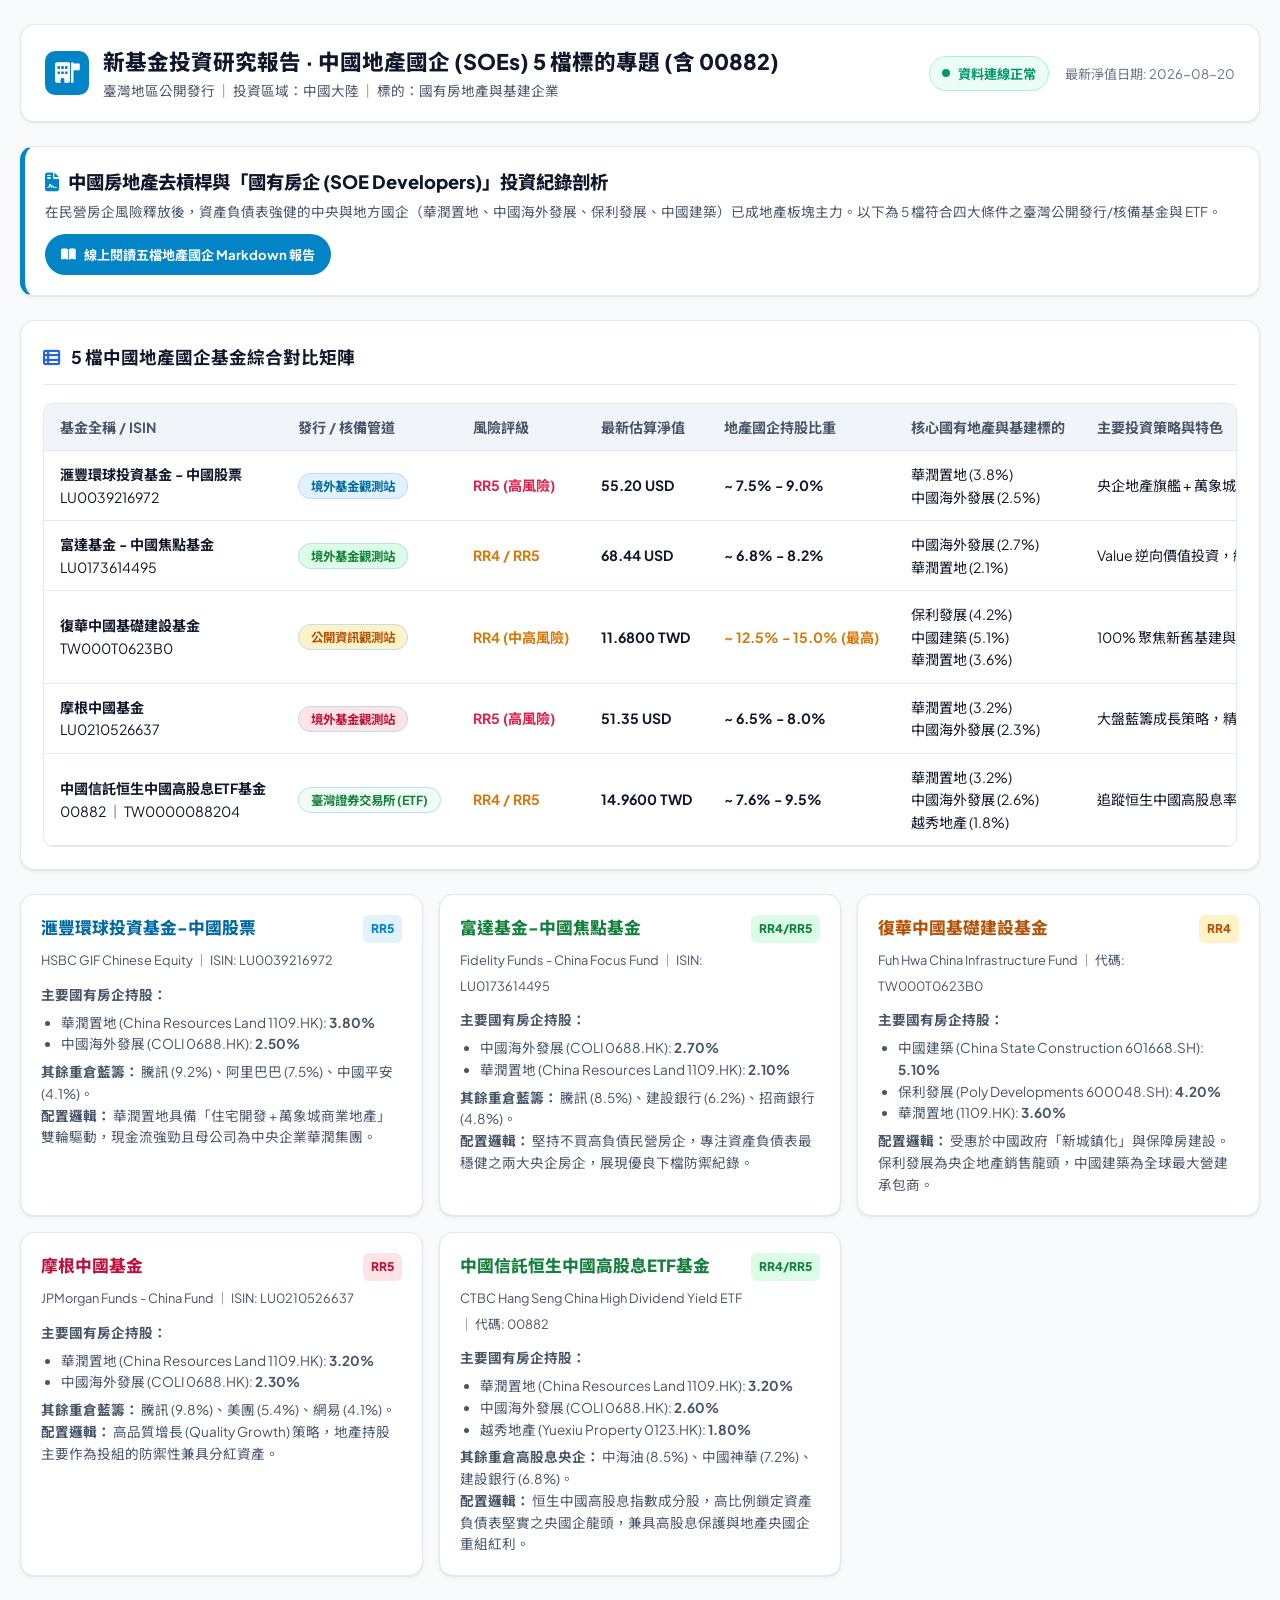
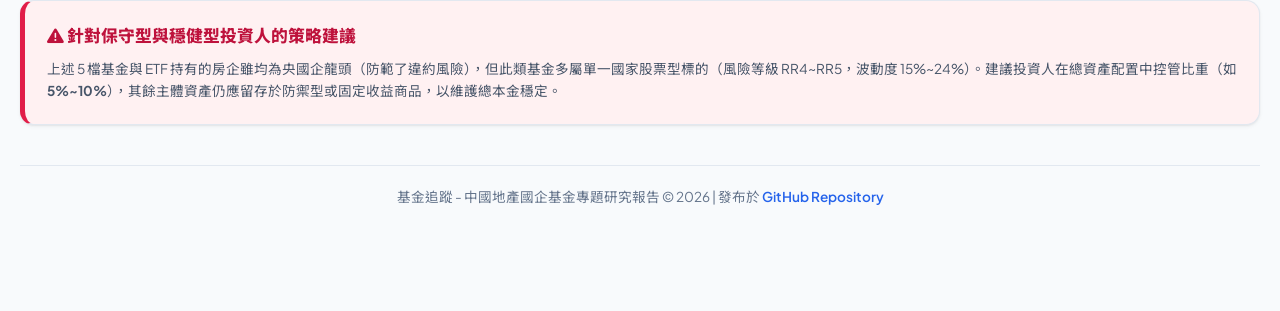
<file: china_property_soe_research.html>
<!DOCTYPE html>
<html lang="zh-TW">
<head>
  <meta charset="UTF-8">
  <meta name="viewport" content="width=device-width, initial-scale=1.0">
  <title>5 檔中國地產國企與高股息基金專題研究報告</title>
  <meta name="description" content="基金追蹤專案 - 臺灣公開發行且高度配置中國大陸國有房企 (SOEs) 與高股息 ETF 之 5 檔精選標的專題研究報告。">
  <meta name="theme-color" content="#f8fafc">

  <!-- Google Fonts -->
  <link rel="preconnect" href="https://fonts.googleapis.com">
  <link rel="preconnect" href="https://fonts.gstatic.com" crossorigin>
  <link href="https://fonts.googleapis.com/css2?family=Noto+Sans+TC:wght@400;500;600;700;800&family=Plus+Jakarta+Sans:wght@400;500;600;700;800&display=swap" rel="stylesheet">

  <!-- FontAwesome Icons -->
  <link rel="stylesheet" href="https://cdnjs.cloudflare.com/ajax/libs/font-awesome/6.4.0/css/all.min.css">

  <!-- Custom Styles -->
  <link rel="stylesheet" href="styles.css">
</head>
<body>

  <div class="app-container">
    
    <!-- Header Navigation -->
    <header class="header-nav">
      <div class="brand-section">
        <div class="brand-icon" style="background: #0284c7;">
          <i class="fa-solid fa-building-flag"></i>
        </div>
        <div>
          <h1 class="brand-title">新基金投資研究報告 · 中國地產國企 (SOEs) 5 檔標的專題 (含 00882)</h1>
          <p class="brand-subtitle">臺灣地區公開發行 ｜ 投資區域：中國大陸 ｜ 標的：國有房地產與基建企業</p>
        </div>
      </div>
      <div class="header-status">
        <div class="status-badge">
          <span class="status-dot"></span>
          <span>資料連線正常</span>
        </div>
        <span class="update-tag">最新淨值日期: 2026-08-20</span>
      </div>
    </header>

    <!-- Executive Summary Banner -->
    <section class="glass-panel" style="margin-bottom: 24px; padding: 20px; border-left: 5px solid #0284c7;">
      <div style="display: flex; justify-content: space-between; align-items: center; flex-wrap: wrap; gap: 12px;">
        <div>
          <h2 style="font-size: 1.15rem; font-weight: 800; color: var(--text-primary); margin-bottom: 4px;">
            <i class="fa-solid fa-file-contract" style="color: #0284c7; margin-right: 6px;"></i> 中國房地產去槓桿與「國有房企 (SOE Developers)」投資紀錄剖析
          </h2>
          <p style="font-size: 0.85rem; color: var(--text-secondary); margin: 0;">
            在民營房企風險釋放後，資產負債表強健的中央與地方國企（華潤置地、中國海外發展、保利發展、中國建築）已成地產板塊主力。以下為 5 檔符合四大條件之臺灣公開發行/核備基金與 ETF。
          </p>
        </div>
        <a href="https://github.com/garfiwang/fund-tracker/blob/main/五檔中國地產國企新基金投資研究報告.md" target="_blank" class="nav-btn" style="background: #0284c7; color: white; border: none; font-weight: 700; padding: 10px 16px;">
          <i class="fa-solid fa-book-open"></i> 線上閱讀五檔地產國企 Markdown 報告
        </a>
      </div>
    </section>

    <!-- Comparative Matrix Section -->
    <section class="glass-panel" style="margin-bottom: 24px;">
      <div class="panel-header">
        <h2 class="panel-title"><i class="fa-solid fa-table-list"></i> 5 檔中國地產國企基金綜合對比矩陣</h2>
      </div>
      <div class="table-wrapper">
        <table class="custom-table">
          <thead>
            <tr>
              <th>基金全稱 / ISIN</th>
              <th>發行 / 核備管道</th>
              <th>風險評級</th>
              <th>最新估算淨值</th>
              <th>地產國企持股比重</th>
              <th>核心國有地產與基建標的</th>
              <th>主要投資策略與特色</th>
            </tr>
          </thead>
          <tbody>
            <tr>
              <td><strong>滙豐環球投資基金 - 中國股票</strong><br><span class="text-muted">LU0039216972</span></td>
              <td><span class="account-tag" style="background: #e0f2fe; color: #0369a1;">境外基金觀測站</span></td>
              <td><strong style="color: #e11d48;">RR5 (高風險)</strong></td>
              <td><strong>55.20 USD</strong></td>
              <td><strong>~ 7.5% - 9.0%</strong></td>
              <td>華潤置地 (3.8%)<br>中國海外發展 (2.5%)</td>
              <td>央企地產旗艦 + 萬象城商業地產雙驅動</td>
            </tr>
            <tr>
              <td><strong>富達基金 - 中國焦點基金</strong><br><span class="text-muted">LU0173614495</span></td>
              <td><span class="account-tag" style="background: #dcfce7; color: #15803d;">境外基金觀測站</span></td>
              <td><strong style="color: #d97706;">RR4 / RR5</strong></td>
              <td><strong>68.44 USD</strong></td>
              <td><strong>~ 6.8% - 8.2%</strong></td>
              <td>中國海外發展 (2.7%)<br>華潤置地 (2.1%)</td>
              <td>Value 逆向價值投資，絕不安裝高槓桿暴雷民企</td>
            </tr>
            <tr>
              <td><strong>復華中國基礎建設基金</strong><br><span class="text-muted">TW000T0623B0</span></td>
              <td><span class="account-tag" style="background: #fef3c7; color: #b45309;">公開資訊觀測站</span></td>
              <td><strong style="color: #d97706;">RR4 (中高風險)</strong></td>
              <td><strong>11.6800 TWD</strong></td>
              <td><strong style="color: #d97706;">~ 12.5% - 15.0% (最高)</strong></td>
              <td>保利發展 (4.2%)<br>中國建築 (5.1%)<br>華潤置地 (3.6%)</td>
              <td>100% 聚焦新舊基建與保障房城鎮化建設</td>
            </tr>
            <tr>
              <td><strong>摩根中國基金</strong><br><span class="text-muted">LU0210526637</span></td>
              <td><span class="account-tag" style="background: #ffe4e6; color: #be123c;">境外基金觀測站</span></td>
              <td><strong style="color: #e11d48;">RR5 (高風險)</strong></td>
              <td><strong>51.35 USD</strong></td>
              <td><strong>~ 6.5% - 8.0%</strong></td>
              <td>華潤置地 (3.2%)<br>中國海外發展 (2.3%)</td>
              <td>大盤藍籌成長策略，精選優質國資地產分紅標的</td>
            </tr>
            <tr>
              <td><strong>中國信託恒生中國高股息ETF基金</strong><br><span class="text-muted">00882 ｜ TW0000088204</span></td>
              <td><span class="account-tag" style="background: #f0fdf4; color: #15803d;">臺灣證券交易所 (ETF)</span></td>
              <td><strong style="color: #d97706;">RR4 / RR5</strong></td>
              <td><strong>14.9600 TWD</strong></td>
              <td><strong>~ 7.6% - 9.5%</strong></td>
              <td>華潤置地 (3.2%)<br>中國海外發展 (2.6%)<br>越秀地產 (1.8%)</td>
              <td>追蹤恒生中國高股息率指數，高比例配置央國企地產、金融與能源龍頭，具強勁高股息保護</td>
            </tr>
          </tbody>
        </table>
      </div>
    </section>

    <!-- 4 Detailed Cards -->
    <section class="metrics-grid" style="margin-bottom: 24px; grid-template-columns: repeat(auto-fit, minmax(300px, 1fr)); gap: 16px;">
      
      <!-- Card 1 -->
      <div class="glass-panel" style="padding: 20px;">
        <div style="display: flex; justify-content: space-between; align-items: flex-start; margin-bottom: 12px;">
          <div>
            <h3 style="font-size: 1.05rem; font-weight: 800; color: #0369a1; margin-bottom: 4px;">
              滙豐環球投資基金-中國股票
            </h3>
            <span style="font-size: 0.8rem; color: var(--text-secondary);">HSBC GIF Chinese Equity ｜ ISIN: LU0039216972</span>
          </div>
          <span style="background: #e0f2fe; color: #0284c7; font-size: 0.75rem; font-weight: 800; padding: 4px 8px; border-radius: 6px;">RR5</span>
        </div>
        <div style="font-size: 0.85rem; color: var(--text-secondary); line-height: 1.6;">
          <strong>主要國有房企持股：</strong>
          <ul style="margin: 6px 0; padding-left: 20px;">
            <li>華潤置地 (China Resources Land 1109.HK): <strong>3.80%</strong></li>
            <li>中國海外發展 (COLI 0688.HK): <strong>2.50%</strong></li>
          </ul>
          <strong>其餘重倉藍籌：</strong> 騰訊 (9.2%)、阿里巴巴 (7.5%)、中國平安 (4.1%)。<br>
          <strong>配置邏輯：</strong> 華潤置地具備「住宅開發 + 萬象城商業地產」雙輪驅動，現金流強勁且母公司為中央企業華潤集團。
        </div>
      </div>

      <!-- Card 2 -->
      <div class="glass-panel" style="padding: 20px;">
        <div style="display: flex; justify-content: space-between; align-items: flex-start; margin-bottom: 12px;">
          <div>
            <h3 style="font-size: 1.05rem; font-weight: 800; color: #15803d; margin-bottom: 4px;">
              富達基金-中國焦點基金
            </h3>
            <span style="font-size: 0.8rem; color: var(--text-secondary);">Fidelity Funds - China Focus Fund ｜ ISIN: LU0173614495</span>
          </div>
          <span style="background: #dcfce7; color: #15803d; font-size: 0.75rem; font-weight: 800; padding: 4px 8px; border-radius: 6px;">RR4/RR5</span>
        </div>
        <div style="font-size: 0.85rem; color: var(--text-secondary); line-height: 1.6;">
          <strong>主要國有房企持股：</strong>
          <ul style="margin: 6px 0; padding-left: 20px;">
            <li>中國海外發展 (COLI 0688.HK): <strong>2.70%</strong></li>
            <li>華潤置地 (China Resources Land 1109.HK): <strong>2.10%</strong></li>
          </ul>
          <strong>其餘重倉藍籌：</strong> 騰訊 (8.5%)、建設銀行 (6.2%)、招商銀行 (4.8%)。<br>
          <strong>配置邏輯：</strong> 堅持不買高負債民營房企，專注資產負債表最穩健之兩大央企房企，展現優良下檔防禦紀錄。
        </div>
      </div>

      <!-- Card 3 -->
      <div class="glass-panel" style="padding: 20px;">
        <div style="display: flex; justify-content: space-between; align-items: flex-start; margin-bottom: 12px;">
          <div>
            <h3 style="font-size: 1.05rem; font-weight: 800; color: #b45309; margin-bottom: 4px;">
              復華中國基礎建設基金
            </h3>
            <span style="font-size: 0.8rem; color: var(--text-secondary);">Fuh Hwa China Infrastructure Fund ｜ 代碼: TW000T0623B0</span>
          </div>
          <span style="background: #fef3c7; color: #b45309; font-size: 0.75rem; font-weight: 800; padding: 4px 8px; border-radius: 6px;">RR4</span>
        </div>
        <div style="font-size: 0.85rem; color: var(--text-secondary); line-height: 1.6;">
          <strong>主要國有房企持股：</strong>
          <ul style="margin: 6px 0; padding-left: 20px;">
            <li>中國建築 (China State Construction 601668.SH): <strong>5.10%</strong></li>
            <li>保利發展 (Poly Developments 600048.SH): <strong>4.20%</strong></li>
            <li>華潤置地 (1109.HK): <strong>3.60%</strong></li>
          </ul>
          <strong>配置邏輯：</strong> 受惠於中國政府「新城鎮化」與保障房建設。保利發展為央企地產銷售龍頭，中國建築為全球最大營建承包商。
        </div>
      </div>

      <!-- Card 4 -->
      <div class="glass-panel" style="padding: 20px;">
        <div style="display: flex; justify-content: space-between; align-items: flex-start; margin-bottom: 12px;">
          <div>
            <h3 style="font-size: 1.05rem; font-weight: 800; color: #be123c; margin-bottom: 4px;">
              摩根中國基金
            </h3>
            <span style="font-size: 0.8rem; color: var(--text-secondary);">JPMorgan Funds - China Fund ｜ ISIN: LU0210526637</span>
          </div>
          <span style="background: #ffe4e6; color: #be123c; font-size: 0.75rem; font-weight: 800; padding: 4px 8px; border-radius: 6px;">RR5</span>
        </div>
        <div style="font-size: 0.85rem; color: var(--text-secondary); line-height: 1.6;">
          <strong>主要國有房企持股：</strong>
          <ul style="margin: 6px 0; padding-left: 20px;">
            <li>華潤置地 (China Resources Land 1109.HK): <strong>3.20%</strong></li>
            <li>中國海外發展 (COLI 0688.HK): <strong>2.30%</strong></li>
          </ul>
          <strong>其餘重倉藍籌：</strong> 騰訊 (9.8%)、美團 (5.4%)、網易 (4.1%)。<br>
          <strong>配置邏輯：</strong> 高品質增長 (Quality Growth) 策略，地產持股主要作為投組的防禦性兼具分紅資產。
        </div>
      </div>

      <!-- Card 5 (00882) -->
      <div class="glass-panel" style="padding: 20px;">
        <div style="display: flex; justify-content: space-between; align-items: flex-start; margin-bottom: 12px;">
          <div>
            <h3 style="font-size: 1.05rem; font-weight: 800; color: #15803d; margin-bottom: 4px;">
              中國信託恒生中國高股息ETF基金
            </h3>
            <span style="font-size: 0.8rem; color: var(--text-secondary);">CTBC Hang Seng China High Dividend Yield ETF ｜ 代碼: 00882</span>
          </div>
          <span style="background: #dcfce7; color: #15803d; font-size: 0.75rem; font-weight: 800; padding: 4px 8px; border-radius: 6px;">RR4/RR5</span>
        </div>
        <div style="font-size: 0.85rem; color: var(--text-secondary); line-height: 1.6;">
          <strong>主要國有房企持股：</strong>
          <ul style="margin: 6px 0; padding-left: 20px;">
            <li>華潤置地 (China Resources Land 1109.HK): <strong>3.20%</strong></li>
            <li>中國海外發展 (COLI 0688.HK): <strong>2.60%</strong></li>
            <li>越秀地產 (Yuexiu Property 0123.HK): <strong>1.80%</strong></li>
          </ul>
          <strong>其餘重倉高股息央企：</strong> 中海油 (8.5%)、中國神華 (7.2%)、建設銀行 (6.8%)。<br>
          <strong>配置邏輯：</strong> 恒生中國高股息指數成分股，高比例鎖定資產負債表堅實之央國企龍頭，兼具高股息保護與地產央國企重組紅利。
        </div>
      </div>

    </section>

    <!-- Risk Advisory Section -->
    <section class="glass-panel" style="margin-bottom: 24px; border-left: 5px solid #e11d48; background: #fff1f2;">
      <h3 style="font-size: 1.05rem; font-weight: 800; color: #be123c; margin-bottom: 8px;">
        <i class="fa-solid fa-triangle-exclamation"></i> 針對保守型與穩健型投資人的策略建議
      </h3>
      <p style="font-size: 0.85rem; color: var(--text-secondary); line-height: 1.6; margin: 0;">
        上述 5 檔基金與 ETF 持有的房企雖均為央國企龍頭（防範了違約風險），但此類基金多屬單一國家股票型標的（風險等級 RR4~RR5，波動度 15%~24%）。建議投資人在總資產配置中控管比重（如 <strong>5%~10%</strong>），其餘主體資產仍應留存於防禦型或固定收益商品，以維護總本金穩定。
      </p>
    </section>

    <!-- Footer -->
    <footer class="footer">
      <p>基金追蹤 - 中國地產國企基金專題研究報告 &copy; 2026 | 發布於 <a href="https://github.com/garfiwang/fund-tracker" target="_blank">GitHub Repository</a></p>
    </footer>

  </div>

</body>
</html>
</file>
<file: styles.css>
/* ==========================================================================
   Fund Tracker - Modern Design System
   ========================================================================== */

:root {
  /* Color Palette - Clean Light Theme */
  --bg-main: #f8fafc;
  --bg-card: #ffffff;
  --bg-subtle: #f1f5f9;
  --bg-highlight: #f8fafc;
  
  --border-color: #e2e8f0;
  --border-dark: #cbd5e1;
  
  --text-primary: #0f172a;
  --text-secondary: #475569;
  --text-muted: #64748b;
  
  /* High contrast highlight colors */
  --color-gold: #d97706;
  --color-emerald: #059669;
  --color-rose: #dc2626;
  --color-indigo: #2563eb;
  --color-cyan: #0284c7;
  
  --font-family: 'Plus Jakarta Sans', 'Noto Sans TC', -apple-system, BlinkMacSystemFont, sans-serif;
  
  --shadow-flat: 0 1px 3px rgba(0, 0, 0, 0.05);
  --shadow-card: 0 2px 4px rgba(0, 0, 0, 0.04), 0 1px 2px rgba(0, 0, 0, 0.06);
  
  --radius-sm: 6px;
  --radius-md: 10px;
  --radius-lg: 14px;
  --radius-full: 9999px;
}

/* Global Resets & Base Styles */
*, *::before, *::after {
  box-sizing: border-box;
  margin: 0;
  padding: 0;
}

body {
  background-color: var(--bg-main);
  color: var(--text-primary);
  font-family: var(--font-family);
  min-height: 100vh;
  line-height: 1.6;
  -webkit-font-smoothing: antialiased;
  padding-bottom: 60px;
}

.app-container {
  max-width: 1280px;
  margin: 0 auto;
  padding: 24px 20px;
}

/* Header Component */
.header-nav {
  display: flex;
  justify-content: space-between;
  align-items: center;
  padding: 20px 24px;
  background: var(--bg-card);
  border: 1px solid var(--border-color);
  border-radius: var(--radius-lg);
  margin-bottom: 24px;
  box-shadow: var(--shadow-card);
}

.brand-section {
  display: flex;
  align-items: center;
  gap: 14px;
}

.brand-icon {
  width: 44px;
  height: 44px;
  border-radius: var(--radius-md);
  background: var(--color-gold);
  display: flex;
  align-items: center;
  justify-content: center;
  font-size: 20px;
  color: #ffffff;
}

.brand-title {
  font-size: 1.35rem;
  font-weight: 800;
  color: var(--text-primary);
}

.brand-subtitle {
  font-size: 0.85rem;
  color: var(--text-secondary);
}

.header-status {
  display: flex;
  align-items: center;
  gap: 16px;
}

.status-badge {
  display: inline-flex;
  align-items: center;
  gap: 8px;
  padding: 6px 12px;
  border-radius: var(--radius-full);
  background: #ecfdf5;
  border: 1px solid #a7f3d0;
  color: var(--color-emerald);
  font-size: 0.82rem;
  font-weight: 700;
}

.status-dot {
  width: 8px;
  height: 8px;
  border-radius: 50%;
  background-color: var(--color-emerald);
}

.update-tag {
  font-size: 0.82rem;
  color: var(--text-muted);
}

/* Key Metrics Summary Cards Grid */
.metrics-grid {
  display: grid;
  grid-template-columns: repeat(auto-fit, minmax(230px, 1fr));
  gap: 18px;
  margin-bottom: 24px;
}

.metric-card {
  background: var(--bg-card);
  border: 1px solid var(--border-color);
  border-radius: var(--radius-md);
  padding: 20px;
  position: relative;
  box-shadow: var(--shadow-card);
}

.metric-card.gold { border-top: 4px solid var(--color-gold); }
.metric-card.emerald { border-top: 4px solid var(--color-emerald); }
.metric-card.cyan { border-top: 4px solid var(--color-cyan); }
.metric-card.rose { border-top: 4px solid var(--color-rose); }

.metric-header {
  display: flex;
  justify-content: space-between;
  align-items: center;
  margin-bottom: 10px;
}

.metric-label {
  font-size: 0.88rem;
  color: var(--text-secondary);
  font-weight: 600;
}

.metric-icon {
  width: 32px;
  height: 32px;
  border-radius: var(--radius-sm);
  background: var(--bg-subtle);
  display: flex;
  align-items: center;
  justify-content: center;
  color: var(--text-primary);
  font-size: 0.95rem;
}

.metric-value {
  font-size: 1.75rem;
  font-weight: 800;
  letter-spacing: -0.02em;
  color: var(--text-primary);
  margin-bottom: 4px;
}

.metric-sub {
  font-size: 0.82rem;
  display: flex;
  align-items: center;
  gap: 6px;
  font-weight: 600;
}

.text-emerald { color: var(--color-emerald) !important; }
.text-rose { color: var(--color-rose) !important; }
.text-gold { color: var(--color-gold) !important; }
.text-cyan { color: var(--color-cyan) !important; }
.text-secondary { color: var(--text-secondary) !important; }

/* Main Dashboard Section Split */
.dashboard-grid {
  display: grid;
  grid-template-columns: 2fr 1fr;
  gap: 20px;
  margin-bottom: 24px;
}

@media (max-width: 1024px) {
  .dashboard-grid {
    grid-template-columns: 1fr;
  }
}

/* Minimalist Card Container */
.glass-panel {
  background: var(--bg-card);
  border: 1px solid var(--border-color);
  border-radius: var(--radius-lg);
  padding: 22px;
  box-shadow: var(--shadow-card);
}

.panel-header {
  display: flex;
  justify-content: space-between;
  align-items: center;
  margin-bottom: 18px;
  padding-bottom: 12px;
  border-bottom: 1px solid var(--border-color);
}

.panel-title {
  font-size: 1.1rem;
  font-weight: 700;
  display: flex;
  align-items: center;
  gap: 10px;
  color: var(--text-primary);
}

.panel-title i {
  color: var(--color-indigo);
}

/* Chart Canvas Wrapper */
.chart-container {
  position: relative;
  width: 100%;
  height: 300px;
}

/* Dual Account Detail Cards Grid */
.accounts-comparison-grid {
  display: grid;
  grid-template-columns: repeat(auto-fit, minmax(340px, 1fr));
  gap: 20px;
  margin-bottom: 24px;
}

.account-card {
  background: var(--bg-card);
  border: 1px solid var(--border-color);
  border-radius: var(--radius-lg);
  padding: 24px;
  box-shadow: var(--shadow-card);
}

.account-card-header {
  display: flex;
  justify-content: space-between;
  align-items: flex-start;
  margin-bottom: 16px;
}

.account-tag {
  padding: 4px 12px;
  border-radius: var(--radius-full);
  font-size: 0.78rem;
  font-weight: 700;
  background: #eff6ff;
  border: 1px solid #bfdbfe;
  color: var(--color-indigo);
}

.account-tag.acc2 {
  background: #f0f9ff;
  border-color: #bae6fd;
  color: var(--color-cyan);
}

.account-name {
  font-size: 1.2rem;
  font-weight: 800;
  color: var(--text-primary);
}

.account-id {
  font-size: 0.85rem;
  color: var(--text-muted);
  font-weight: 500;
}

.account-valuation-big {
  font-size: 2rem;
  font-weight: 800;
  letter-spacing: -0.02em;
  color: var(--text-primary);
  margin-top: 4px;
}

.account-details-list {
  display: flex;
  flex-direction: column;
  gap: 10px;
  margin: 18px 0;
  padding: 16px;
  background: var(--bg-subtle);
  border-radius: var(--radius-md);
  border: 1px solid var(--border-color);
}

.detail-row {
  display: flex;
  justify-content: space-between;
  align-items: center;
  font-size: 0.88rem;
}

.detail-label {
  color: var(--text-secondary);
  font-weight: 500;
}

.detail-value {
  font-weight: 700;
  color: var(--text-primary);
}

.insurance-banner {
  margin-top: 16px;
  padding: 14px;
  border-radius: var(--radius-md);
  background: #fffbebf5;
  border: 1px solid #fde68a;
}

.insurance-title {
  font-size: 0.85rem;
  font-weight: 800;
  color: #b45309;
  margin-bottom: 8px;
  display: flex;
  align-items: center;
  gap: 6px;
}

.insurance-grid {
  display: grid;
  grid-template-columns: 1fr 1fr;
  gap: 8px;
  font-size: 0.82rem;
  color: #78350f;
}

/* Filter Controls & Transactions Table */
.filter-bar {
  display: flex;
  flex-wrap: wrap;
  gap: 12px;
  align-items: center;
  justify-content: space-between;
  margin-bottom: 16px;
}

.search-input-group {
  position: relative;
  flex: 1;
  min-width: 240px;
}

.search-input-group i {
  position: absolute;
  left: 14px;
  top: 50%;
  transform: translateY(-50%);
  color: var(--text-muted);
}

.search-input {
  width: 100%;
  padding: 9px 14px 9px 40px;
  background: var(--bg-card);
  border: 1px solid var(--border-color);
  border-radius: var(--radius-md);
  color: var(--text-primary);
  font-size: 0.88rem;
  outline: none;
}

.search-input:focus {
  border-color: var(--color-indigo);
}

.filter-pills {
  display: flex;
  gap: 8px;
}

.filter-btn {
  padding: 7px 16px;
  border-radius: var(--radius-full);
  background: var(--bg-subtle);
  border: 1px solid var(--border-color);
  color: var(--text-secondary);
  font-size: 0.82rem;
  font-weight: 600;
  cursor: pointer;
}

.filter-btn:hover, .filter-btn.active {
  background: var(--color-indigo);
  color: #ffffff;
  border-color: var(--color-indigo);
}

/* Table Styling */
.table-wrapper {
  overflow-x: auto;
  border-radius: var(--radius-md);
  border: 1px solid var(--border-color);
}

.custom-table {
  width: 100%;
  border-collapse: collapse;
  text-align: left;
  font-size: 0.88rem;
}

.custom-table th {
  background: var(--bg-subtle);
  padding: 12px 16px;
  color: var(--text-secondary);
  font-weight: 700;
  border-bottom: 1px solid var(--border-color);
  white-space: nowrap;
}

.custom-table td {
  padding: 12px 16px;
  border-bottom: 1px solid var(--border-color);
  color: var(--text-primary);
  white-space: nowrap;
}

.custom-table tbody tr:hover {
  background: #f8fafc;
}

.badge-tx {
  display: inline-flex;
  padding: 3px 10px;
  border-radius: var(--radius-full);
  font-size: 0.75rem;
  font-weight: 700;
}

.badge-tx.buy { background: #eff6ff; color: var(--color-indigo); border: 1px solid #bfdbfe; }
.badge-tx.dividend { background: #ecfdf5; color: var(--color-emerald); border: 1px solid #a7f3d0; }
.badge-tx.fee { background: #fef2f2; color: var(--color-rose); border: 1px solid #fecaca; }

/* Footer */
.footer {
  margin-top: 40px;
  text-align: center;
  padding: 20px;
  color: var(--text-muted);
  font-size: 0.85rem;
  border-top: 1px solid var(--border-color);
}

.footer a {
  color: var(--color-indigo);
  text-decoration: none;
  font-weight: 600;
}

.footer a:hover {
  text-decoration: underline;
}

/* Fund Research Section & Tab Components */
.fund-tab-btn {
  padding: 6px 14px;
  border-radius: var(--radius-md);
  background: var(--bg-subtle);
  border: 1px solid var(--border-color);
  color: var(--text-secondary);
  font-size: 0.82rem;
  font-weight: 700;
  cursor: pointer;
  transition: all 0.15s ease;
}

.fund-tab-btn:hover {
  background: var(--bg-card);
  border-color: var(--color-indigo);
  color: var(--color-indigo);
}

.fund-tab-btn.active {
  background: var(--color-indigo);
  color: #ffffff;
  border-color: var(--color-indigo);
}

.fund-tab-content {
  display: none;
  padding-top: 14px;
}

.fund-tab-content.active {
  display: block;
}

.alloc-bar-bg {
  width: 100%;
  height: 8px;
  background: var(--bg-subtle);
  border-radius: var(--radius-full);
  overflow: hidden;
  margin-top: 4px;
}

.alloc-bar-fill {
  height: 100%;
  border-radius: var(--radius-full);
  transition: width 0.3s ease;
}

/* Navigation Link Buttons */
.nav-btn {
  display: inline-flex;
  align-items: center;
  gap: 8px;
  padding: 8px 16px;
  border-radius: var(--radius-full);
  background: var(--bg-subtle);
  border: 1px solid var(--border-color);
  color: var(--text-primary);
  font-size: 0.82rem;
  font-weight: 700;
  text-decoration: none;
  transition: all 0.15s ease;
}

.nav-btn:hover {
  background: var(--color-indigo);
  color: #ffffff;
  border-color: var(--color-indigo);
}
</file>
